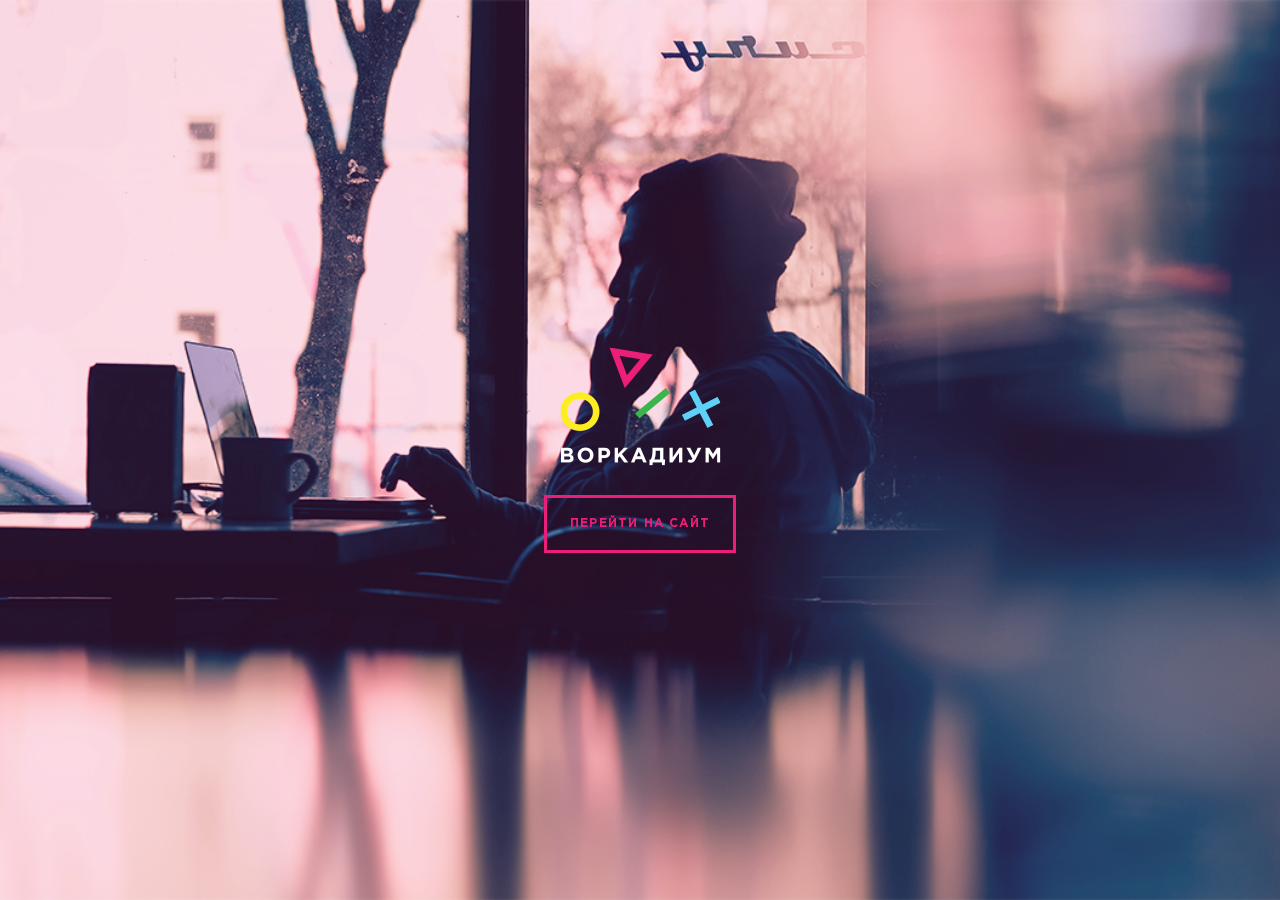
<file: index.html>
<!DOCTYPE html>
<html lang="ru">
<head>
    <meta charset="UTF-8">
    <meta name="viewport" content="width=1200, initial-scale=1.0">
    <meta http-equiv="X-UA-Compatible" content="ie=edge">

    <link rel="icon" href="./favicon.ico" type="image/x-icon">
    <link rel="shortcut icon" href="./favicon.ico" type="image/x-icon">  

    <link rel="stylesheet" href="./css/main.css">
    <title>WelcomePage</title>
</head>
<body>
   <div class="wrapper wrapper__intro">
       <div class="intro">
           <div class="intro__sub">
               <img src="./img/logo.png" alt="intro-pic" class="intro__pic">
               <a href="main.html" class="intro__button">Перейти на сайт</a>
           </div>
       </div>
   </div>
</body>
</html>
</file>
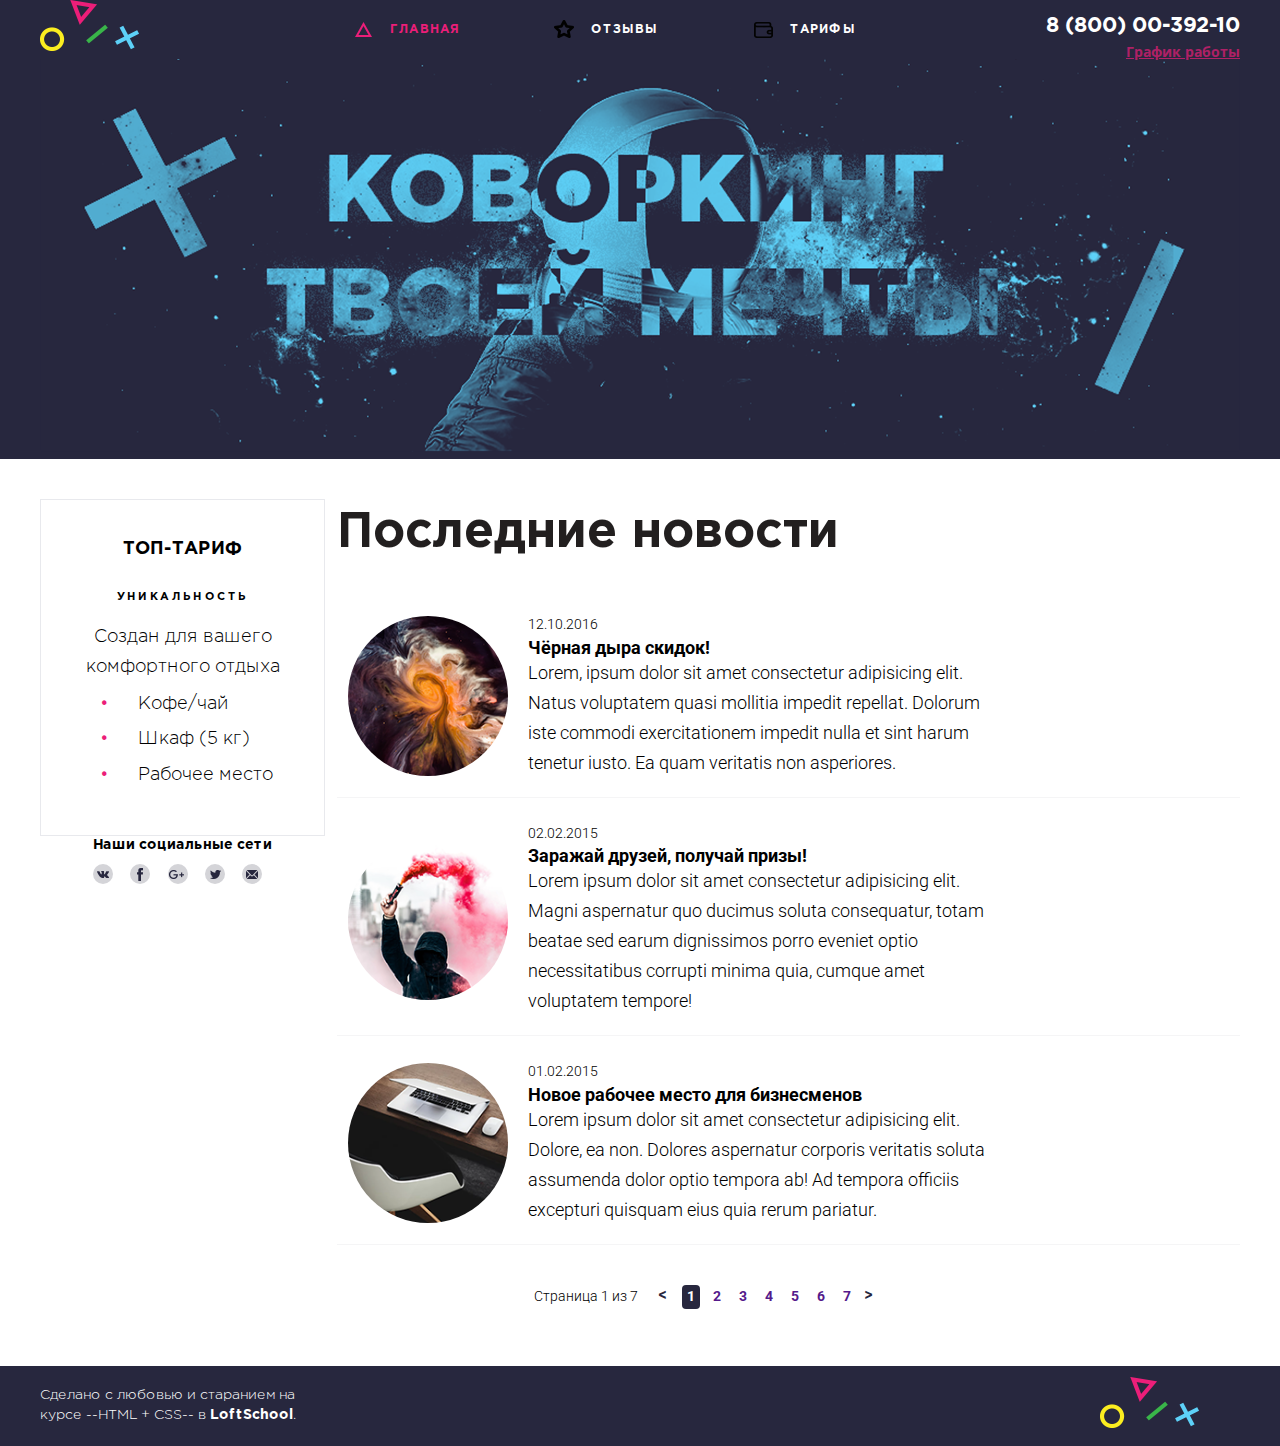
<file: main.html>
<!DOCTYPE html>
<html lang="ru">
<head>
    <meta charset="UTF-8">
    <meta name="viewport" content="width=1200, initial-scale=1.0">
    <meta http-equiv="X-UA-Compatible" content="ie=edge">
    <link rel="stylesheet" href="./css/main.css">
    <title>Главная</title>
</head>
<body>
<div class="wrapper">
    <div class="wrapper__contents">
        <header class="header__main">
            <div class="container header__container">
                <a href="./main.html" class="header__logotype">
                    <img src="./img/logo-fig.png" alt="Logotype" class="header__logotype--pic">
                </a> 
                <nav class="nav-menu">
                    <ul class="nav-menu__list">
                        <li class="nav-menu__item">
                            <a href="./main.html" class="nav-menu__item-txt nav-menu__item-txt--main nav-menu__item-txt--active">Главная</a>
                        </li>
                        <li class="nav-menu__item">
                            <a href="./reviews.html" class="nav-menu__item-txt nav-menu__item-txt--reviews">Отзывы</a>
                        </li>
                        <li class="nav-menu__item">
                            <a href="./prices.html" class="nav-menu__item-txt nav-menu__item-txt--tariffs">Тарифы</a>
                        </li>
                    </ul>                    
                </nav>
                <address class="contacts">
                    <a href="tel:+78000039210" class="contacts__phone">8 (800) 00-392-10</a>
                    <div class="contacts__hours">
                        <a href="#" class="hours">График работы</a>
                        <div class="listdown">                           
                            <div class="listdown__menu">
                                <div class="triangle"></div>
                                <div class="square">
                                    <ul class="square__down">
                                        <li class="square__item square__item-1">
                                            пн-вс: 09:00-20:00
                                        </li>
                                        <li class="square__item square__item-2">
                                            обед: 14:00-14:30
                                        </li>
                                    </ul>
                                </div>
                            </div>
                        </div>
                    </div>
                </address>
            </div>          
        </header>
        <div class="banner">
            <div class="container">
                <div class="container__picture">
                    <img src="./img/banner.png" alt="Коворкинг" class="container__picture-png">
                </div>
            </div>
        </div>
        <div class="mainPage">
            <div class="container mainPage__container">
                <aside class="sidebar">                
                    <div class="maincontent">
                            <p class="maincontent__title">Топ-Тариф</p>
                            <div class="maincontent__subtitle">Уникальность</div>
                            <p class="maincontent__subtitle-2">Создан для вашего комфортного отдыха</p>
                            <ul class="maincontent__list">
                                <li class="maincontent__list--item">Кофе/чай</li>                           
                                <li class="maincontent__list--item">Шкаф (5 кг)</li>   
                                <li class="maincontent__list--item">Рабочее место</li>
                            </ul>
                        </div>
                        <div class="socials">
                            <div class="socials__title">Наши социальные сети</div>
                            <ul class="socials__list">
                                <li class="social__item">
                                    <a href="http://www.vk.com" class="socials__link">
                                        <img src="./img/vk.png" alt="VK" class="socials__logotype">
                                    </a>
                                </li>
                                <li class="social__item">
                                    <a href="" class="socials__link">
                                        <img src="./img/fb.png" alt="FB" class="socials__logotype socials__logotype--fb">
                                    </a>
                                </li>
                                <li class="social__item">
                                    <a href="" class="socials__link">
                                        <img src="./img/google.png" alt="Google" class="socials__logotype">
                                    </a>
                                </li>
                                <li class="social__item">
                                    <a href="" class="socials__link">
                                        <img src="./img/twitter.png" alt="Twitter" class="socials__logotype">
                                    </a>
                                </li>
                                <li class="social__item">
                                    <a href="" class="socials__link">
                                        <img src="./img/mail.png" alt="Mail" class="socials__logotype">
                                    </a>
                                </li>
                            </ul>
                        </div>                    
                </aside>
                <main class="main">
                    <section class="news">
                        <h2 class="news__title">Последние новости</h2>
                        <ul class="news__content">
                            <li class="news__item">
                                <div class="news__item--pic">
                                    <img src="./img/layer-6.png" alt="" class="news__item--png">
                                </div>
                                <div class="news__item--desc">
                                    <time class="news__item--time">12.10.2016</time>
                                    <p class="news__item--title">Чёрная дыра скидок!</p>
                                    <p class="news__item--content">Lorem, ipsum dolor sit amet consectetur adipisicing elit. Natus voluptatem quasi mollitia impedit repellat. Dolorum iste commodi exercitationem impedit nulla et sint harum tenetur iusto. Ea quam veritatis non asperiores.</p>
                                </div>
                            </li>
                            <li class="news__item">
                                <div class="news__item--pic">
                                    <img src="./img/layer-7.png" alt="" class="news__item--png">
                                </div>
                                <div class="news__item--desc">
                                    <time class="news__item--time">02.02.2015</time>
                                    <p class="news__item--title">Заражай друзей, получай призы!</p>
                                    <p class="news__item--content">Lorem ipsum dolor sit amet consectetur adipisicing elit. Magni aspernatur quo ducimus soluta consequatur, totam beatae sed earum dignissimos porro eveniet optio necessitatibus corrupti minima quia, cumque amet voluptatem tempore!</p>  
                                </div>
                            </li>
                            <li class="news__item">
                                <div class="news__item--pic">
                                    <img src="./img/layer-9.png" alt="" class="news__item--png">
                                </div>
                                <div class="news__item--desc">
                                    <time class="news__item--time">01.02.2015</time>
                                    <p class="news__item--title">Новое рабочее место для бизнесменов</p>
                                    <p class="news__item--content">Lorem ipsum dolor sit amet consectetur adipisicing elit. Dolore, ea non. Dolores aspernatur corporis veritatis soluta assumenda dolor optio tempora ab! Ad tempora officiis excepturi quisquam eius quia rerum pariatur.</p>
                                </div>
                            </li>
                        </ul>
                        <div class="pagination">
                            <div class="pagination__pages">Страница 1 из 7</div>
                            <div class="pagination__rest">
                                <a href="" class="pagination__main--less"> &lt; </a>                                 
                                    <ul class="pagination__list">
                                        <li class="pagination__list--item pagination__item--active">
                                            <a href="" class="pagination__item--link pagination__link--active">1</a>
                                        </li>
                                        <li class="pagination__list--item ">
                                            <a href="" class="pagination__item--link ">2</a>
                                        </li>
                                        <li class="pagination__list--item">
                                            <a href="" class="pagination__item--link">3</a>
                                        </li>
                                        <li class="pagination__list--item">
                                            <a href="" class="pagination__item--link">4</a>
                                        </li>
                                        <li class="pagination__list--item">
                                            <a href="" class="pagination__item--link">5</a>
                                        </li>
                                        <li class="pagination__list--item">
                                            <a href="" class="pagination__item--link">6</a>
                                        </li>
                                        <li class="pagination__list--item">
                                            <a href="" class="pagination__item--link">7</a>
                                        </li>
                                    </ul>                                    
                                <a href="" class="pagination__main--bigger"> &gt; </a>
                            </div>
                        </div>
                    </section>
                </main>
                </div>

            </div>

        </div>

</div>
    <div class="footer">
        <div class="container footer__contents">
            <p class="footer__p">Сделано с любовью и старанием на курсе --HTML + CSS-- в <b>LoftSchool</b>.</p>
            <a href="main.html" class="footer__logotype">
                <img src="./img/logo-fig.png" alt="Нижний логотип">
            </a>
        </div>
    </div>
</body>
</html>
</file>
<file: css/main.css>
@import url('./layout/normalize.css');
@import url('./layout/basics.css');
@import url('./layout/fonts.css');
@import url('./blocks/intro.css');
@import url('./blocks/logotype.css');
@import url('./blocks/header.css');
@import url('./blocks/nav.css');
@import url('./blocks/banner.css');
@import url('./blocks/contacts.css');
@import url('./blocks/footer.css');
@import url('./blocks/main_content.css');
@import url('./blocks/sidebar.css');
@import url('./blocks/pagination.css');
@import url('./blocks/socials.css');
</file>
